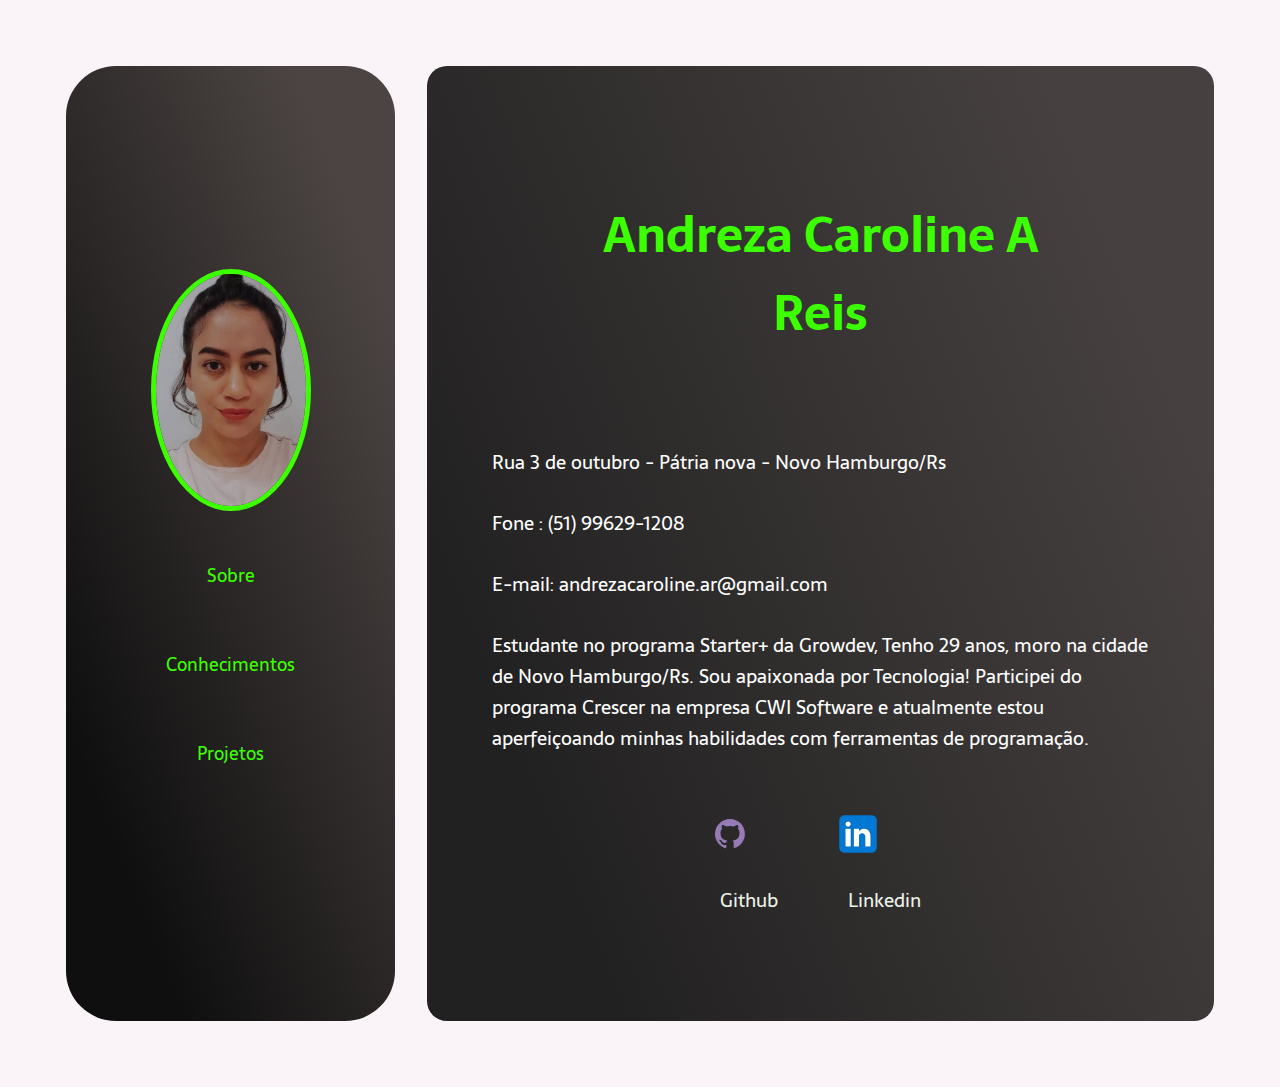
<file: index.html>
<!DOCTYPE html>
<html lang="pt-br">
  <head>
    <meta charset="UTF-8" />
    <meta http-equiv="X-UA-Compatible" content="IE=edge" />
    <meta name="viewport" content="width=device-width, initial-scale=1.0" />
    <title>TRABALHO FINAL DE MÓDULO</title>

    <link rel="stylesheet" href="index.css" />
  </head>

  <body>
    <main class="container">

      <section class="container1">

        <img
          src="./images/IMG_20220617_151358_970 (1).JPEG"
          alt="foto-perfil"/>
    
    
      <nav>
        <ul>
          <li>
            <a href="index.html">Sobre</a>
          </li>

          <li>
            <a href="conhecimentos.html">Conhecimentos</a>
          </li>

          <li>
            <a href="projetos.html">Projetos</a>
          </li>
        </ul>
      </nav>

  </section>
      

    
        <section class="container2">
        <section class="sobreMim">
          <h1>Andreza Caroline A Reis</h1>

          <p>Rua 3 de outubro - Pátria nova - Novo Hamburgo/Rs</p>
          <p>Fone : (51) 99629-1208</p>
          <p>E-mail: andrezacaroline.ar@gmail.com</p>

          <p>
            Estudante no programa Starter+ da Growdev, Tenho 29 anos, moro na
            cidade de Novo Hamburgo/Rs. Sou apaixonada por Tecnologia!
            Participei do programa Crescer na empresa CWI Software e atualmente
            estou aperfeiçoando minhas habilidades com ferramentas de
            programação. 
          </p>

        </section>
        <section class="redesSociais">
          <a
            href="https://www.github.com/andrezaAlvesReis"
            target="_blank"
            rel="noopener noreferrer"
          >
            <img src="./images/github.svg" alt="logo github" />
            <p>Github</p>
          </a>
  
          <a
            href="https://www.linkedin.com/in/andreza-alves-reis "
            target="_blank"
            rel="noopener noreferrer"
          >
            <img src="./images/linkedin.svg" alt="logo linkedin" />
            <p>Linkedin</p>
          </a>

        </section>
        </section>

     

      </main>
    </div>
  </body>
</html>
</file>
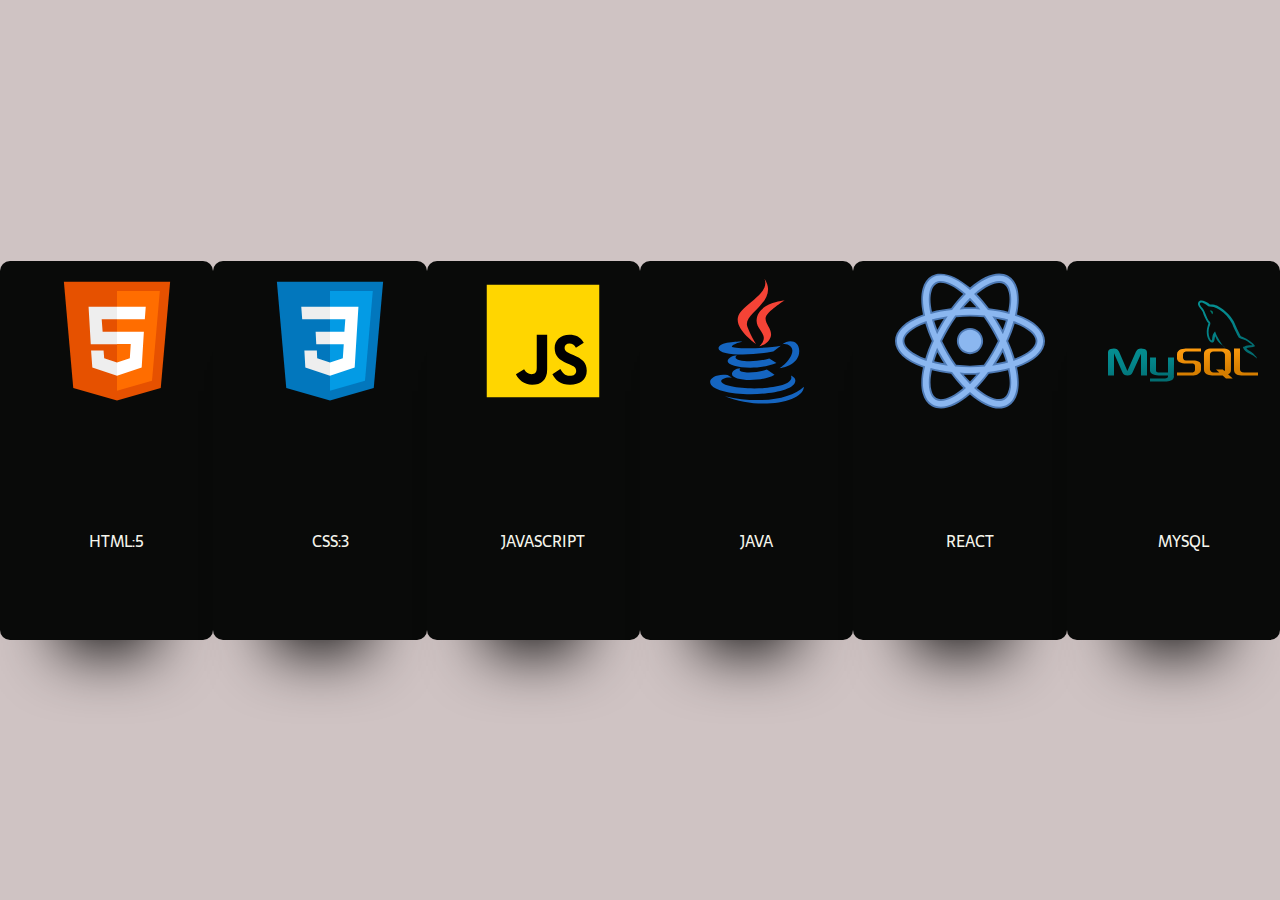
<file: conhecimentos.html>
<!DOCTYPE html>
<html lang="pt-br">
<head>
    <meta charset="UTF-8">
    <meta http-equiv="X-UA-Compatible" content="IE=edge">
    <meta name="viewport" content="width=device-width, initial-scale=1.0">
    <title>Meus Conhecimentos</title>

    <link rel="stylesheet" href="conhecimentos.css">
</head>


<body>

    <section class="container">

        <section class="cards">
            <section class="border">
                <img src="./images/html.svg" alt="logo-html">
                <span>HTML:5</span>
            </section> 

            </section>
            <section class="cards">
                <section class="border">
                <img src="./images/css.svg" alt="logo-css">
                <span>CSS:3</span>
            </section> 
            </section>

            <section class="cards">
                <section class="border">
                <img src="./images/javascript.svg" alt="logo-js">
                <span>JAVASCRIPT</span>
            </section> 
            </section>

            <section class="cards">
                <section class="border">
                <img src="./images/java.svg" alt="logo-java">
                <span>JAVA</span>
            </section> 
            </section>

            <section class="cards">
                <section class="border">
                <img src="./images/react.svg" alt="logo-react">
                <span>REACT</span>
            </section> 
            </section>

            <section class="cards">
                <section class="border">
                <img src="./images/mysql.svg" alt="logo-mysql">
                <span>MYSQL</span>
            </section> 
            </section>
        
        </section>
    </section>
</section>
</section>
</body>
</html>
</file>
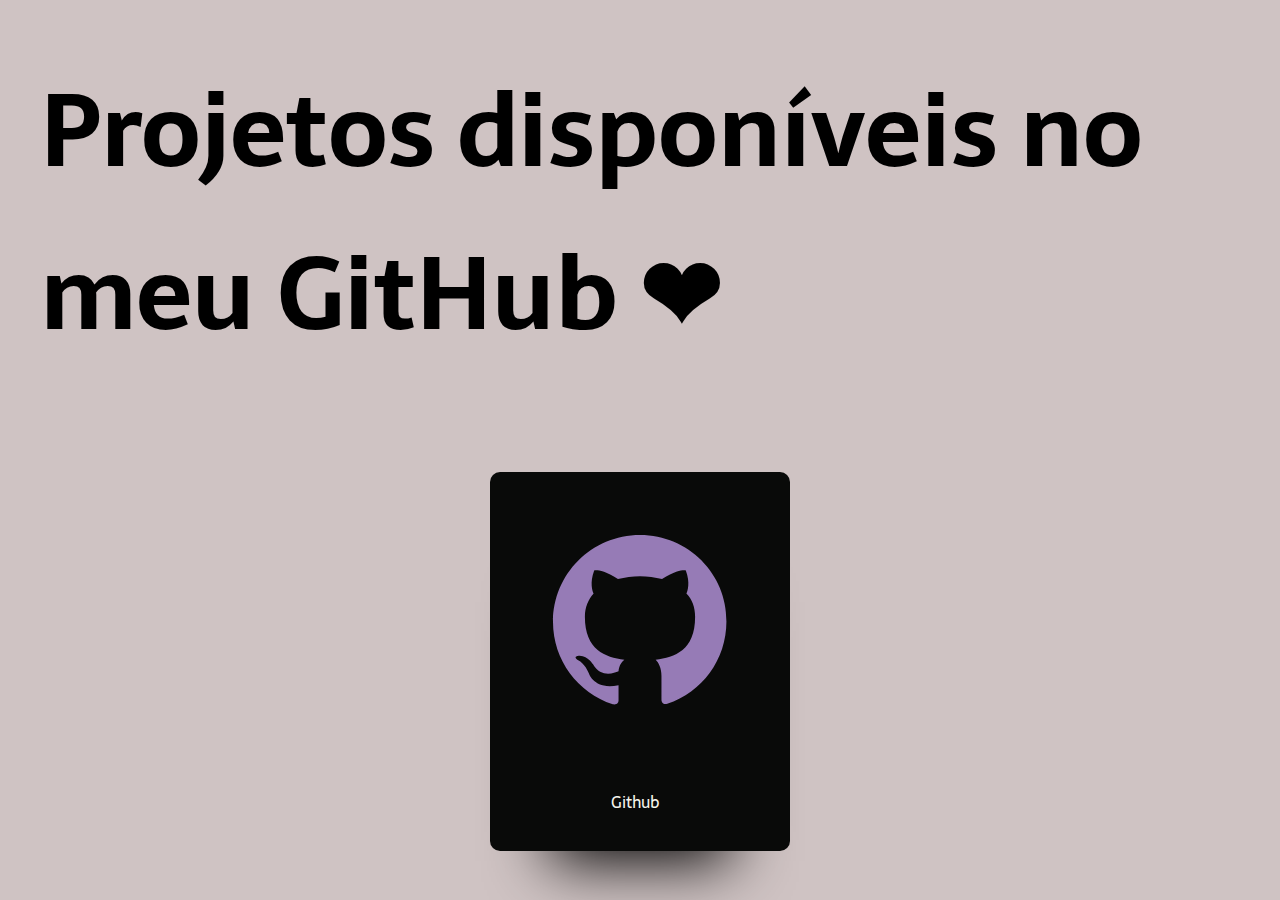
<file: projetos.html>
<!DOCTYPE html>
<html lang="pt-br">
<head>
    <meta charset="UTF-8">
    <meta http-equiv="X-UA-Compatible" content="IE=edge">
    <meta name="viewport" content="width=device-width, initial-scale=1.0">
    <title>Meus Projetos</title>
    <link rel="stylesheet" href="projetos.css">
</head>
<body>
    <section class="container">
        
        <section class="texto">

            <h1>Projetos disponíveis no meu GitHub ❤</h1>

        </section>

        <section class="gitHub">

            <section class="redesSociais">
                <a
                  href="https://www.github.com/andrezaAlvesReis"
                  target="_blank"
                  rel="noopener noreferrer"
                >
                  <img src="./images/github.svg" alt="logo github" />
                  <span>Github</span>
                </a>

                </section>
           </section>
</section>
    
</body>
</html>
</file>
<file: index.css>
@import url("https://fonts.googleapis.com/css2?family=Sarala&display=swap");

* {
  margin: 0;
  padding: 0;
}

body {
  width: 100vw;
  height: 100vh;
  display: flex;
  flex-direction: column;
  font-size: 100%;
  font-family: "Sarala", sans-serif;
  background-color: #cfc3c3;;
  color: white;
  font-weight: 400;
  font-size: 18px;
}

.container {
  padding: 50px 50px;
  display: flex;
  background-color: #faf3f8;
  flex-grow: 1;
}

.container1 {
  position: relative;
  margin: 1rem;
  justify-content: center;
  display: flex;
  background: linear-gradient(68.15deg, #0f0f0f 16.51%, #4b4442 85.61%);
  flex-direction: column;
  align-items: center;
  padding: 50px;
  font-family: "Sarala", sans-serif;
  border-radius: 50px;
}

.container1 ul {
  list-style-type: none;
  padding: 20px;
}

.container1 a {
  color: #3cff00;
  text-decoration: none;
}

.container1 img {
  width: 150px;
  height: 150;
  border-radius: 50%;
  border: 5px solid #3cff00;
  justify-content: center;
}

nav a:hover {
  color: #e3eee2;
}

.container2 {
  position: relative;
  margin: 1rem;
  justify-content: center;
  display: flex;
  background: linear-gradient(68.15deg, #222121 16.51%, #464140 85.61%);
  flex-direction: column;
  align-items: center;
  padding: 50px;
  font-size: 1.2rem;
  font-family: "Sarala", sans-serif;
  border-radius: 20px;
}

.sobreMim h1 {
  color: #3cff00;
  padding: 80px;
  text-align: center;
  font-size: 3rem;
}

.redesSociais {
  display: flex;
  justify-content: center;
  align-items: center;
  padding: 20px;
}
.redesSociais a {
  color: #ebf3e8;
  text-decoration: none;
  margin: 20px;
}
.redesSociais p {
  text-decoration: none;
  margin-top: 2px;
}
.redesSociais img {
  width: 50px;
  height: 50px;
}

nav li {
  text-align: center;
  padding: 30px;
}

p {
  padding: 15px;
}
</file>
<file: conhecimentos.css>
@import url("https://fonts.googleapis.com/css2?family=Sarala&display=swap");

* {
  margin: 0;
  padding: 0;
  font-family: "Sarala", sans-serif;
}

body {
  background-color: #cfc3c3;
}

.container {
  height: 100vh;
  width: 100%;
  display: flex;
  justify-content: space-around;
  align-items: center;
  margin: 0 auto;
  
}

.border {
  height: 369px;
  width: 290px;
  background: transparent;
  border-radius: 10px;
  transition: border 1s;
  position: relative;
}

.border:hover {
  border: 1px solid #f8eeee;
}

.cards {
  height: 379px;
  width: 300px;
  background: #c2cac3;
  border-radius: 10px;
  transition: brackground 0.8s;
  overflow: hidden;
  background: #090a09;
  box-shadow: 0 70px 63px -60px;
  display: flex;
  justify-content: center;
  align-items: center;
  position: relative;
  cursor: pointer;
}

.cards :hover {
  background: #0e0d0d;
}

span {
  position: absolute;
  margin-left: 20px;
  height: 150px;
  width: 200px;
  color: #f5f5ec;
  top: 200px;
  display: flex;
  flex-direction: column;
  align-items: center;
  justify-content: center;
}

.cards img {
  display: flex;
  margin-left: 20px;
  height: 150px;
  align-items: center;
  width: 200px;
  justify-content: center;
}
</file>
<file: projetos.css>
@import url("https://fonts.googleapis.com/css2?family=Sarala&display=swap");

* {
  margin: 0;
  padding: 0;
  font-family: "Sarala", sans-serif;
  flex-direction: column;
}

body {
  background-color: #cfc3c3;
  display: flex;
}

.container {
  height: 100vh;
  width: 100%;
  display: flex;
  justify-content: space-around;
  align-items: center;
  margin: 0 auto;
}

.redesSociais {
  height: 369px;
  width: 290px;
  background: transparent;
  border-radius: 10px;
  transition: border 1s;
  position: relative;
}
.redesSociais:hover {
  border: 1px solid #f8eeee;
}

.gitHub {
  height: 379px;
  width: 300px;
  background: #c2cac3;
  border-radius: 10px;
  transition: brackground 0.8s;
  overflow: hidden;
  background: #090a09;
  box-shadow: 0 70px 63px -60px;
  display: flex;
  justify-content: center;
  align-items: center;
  position: relative;
  cursor: pointer;
}

.gitHub :hover {
  background: #0e0d0d;
}

span {
  position: absolute;
  margin-left: 40px;
  height: 150px;
  width: 200px;
  color: #f5f5ec;
  top: 250px;
  display: flex;
  flex-direction: column;
  align-items: center;
  justify-content: center;
}

.texto {
  display: flex;
  align-items: center;
  justify-content: center;
  margin-left: 40px;
  font-size: 50px;
}
</file>
